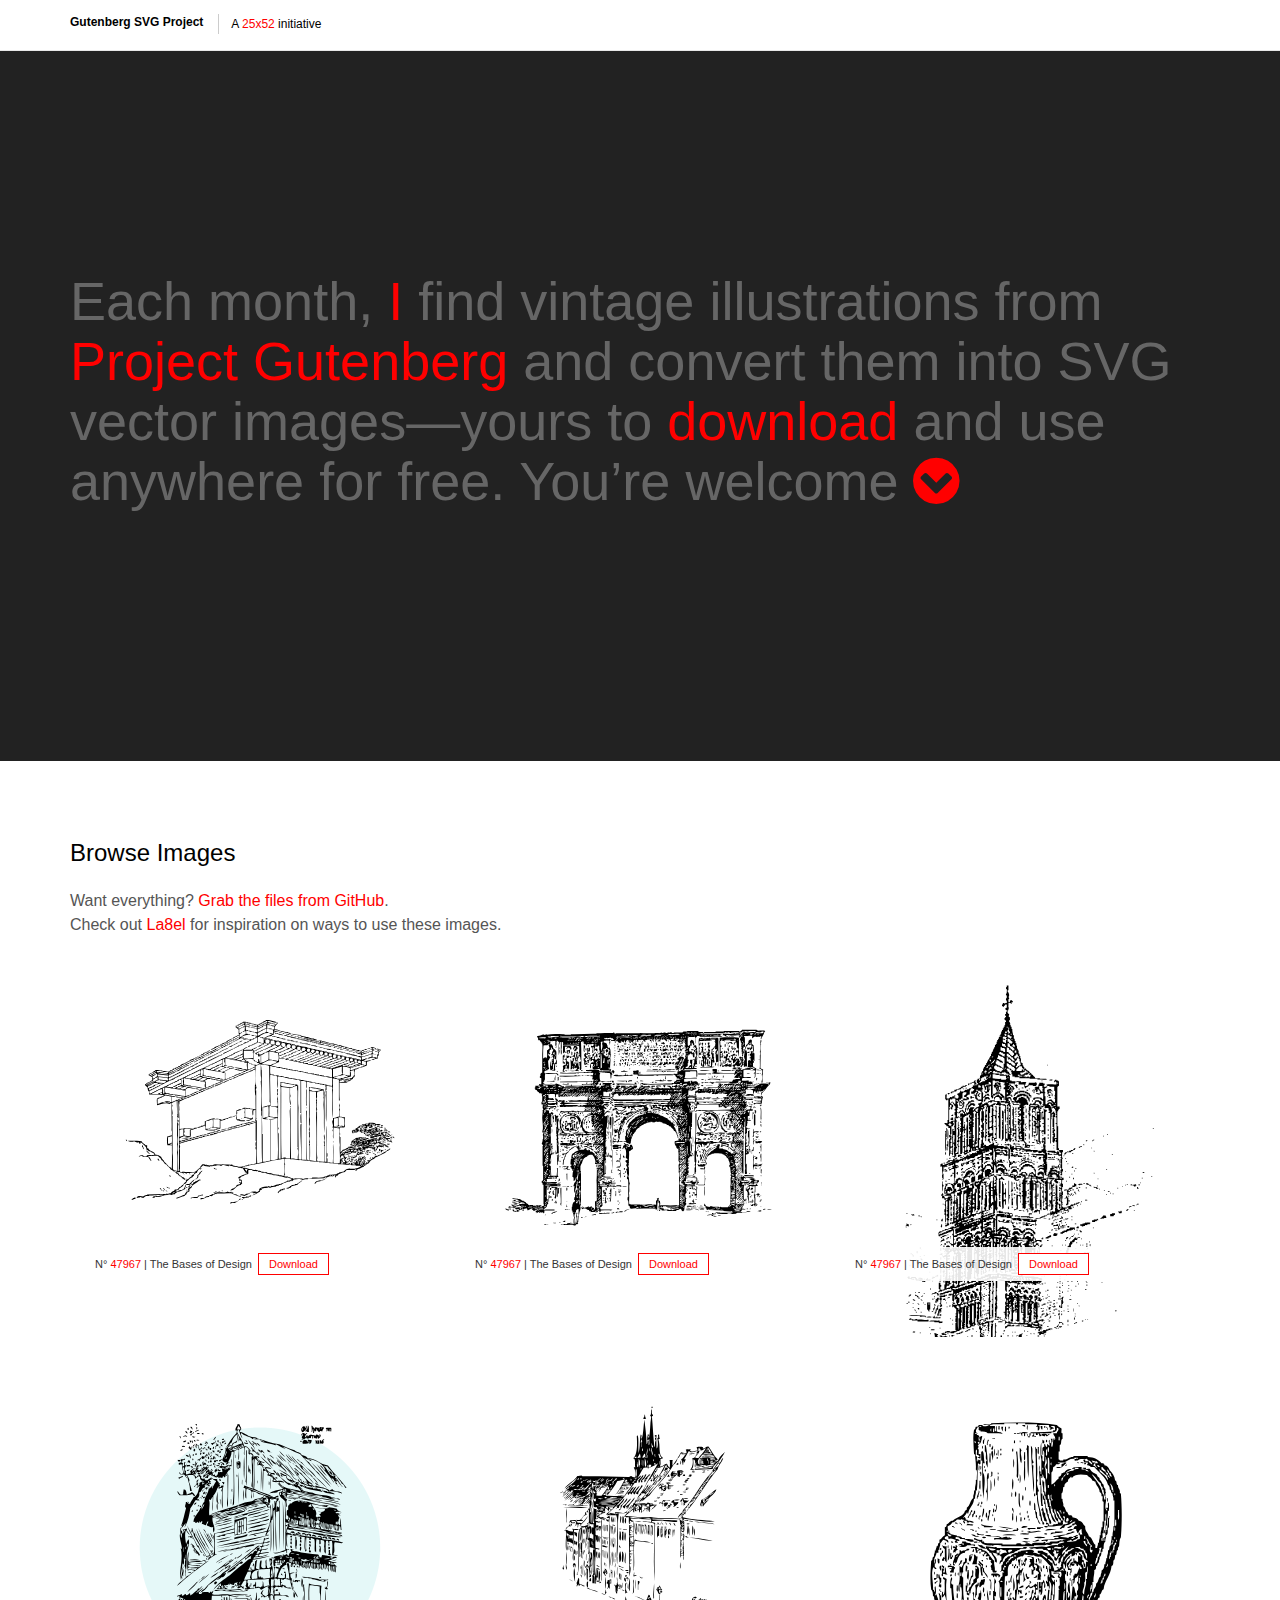
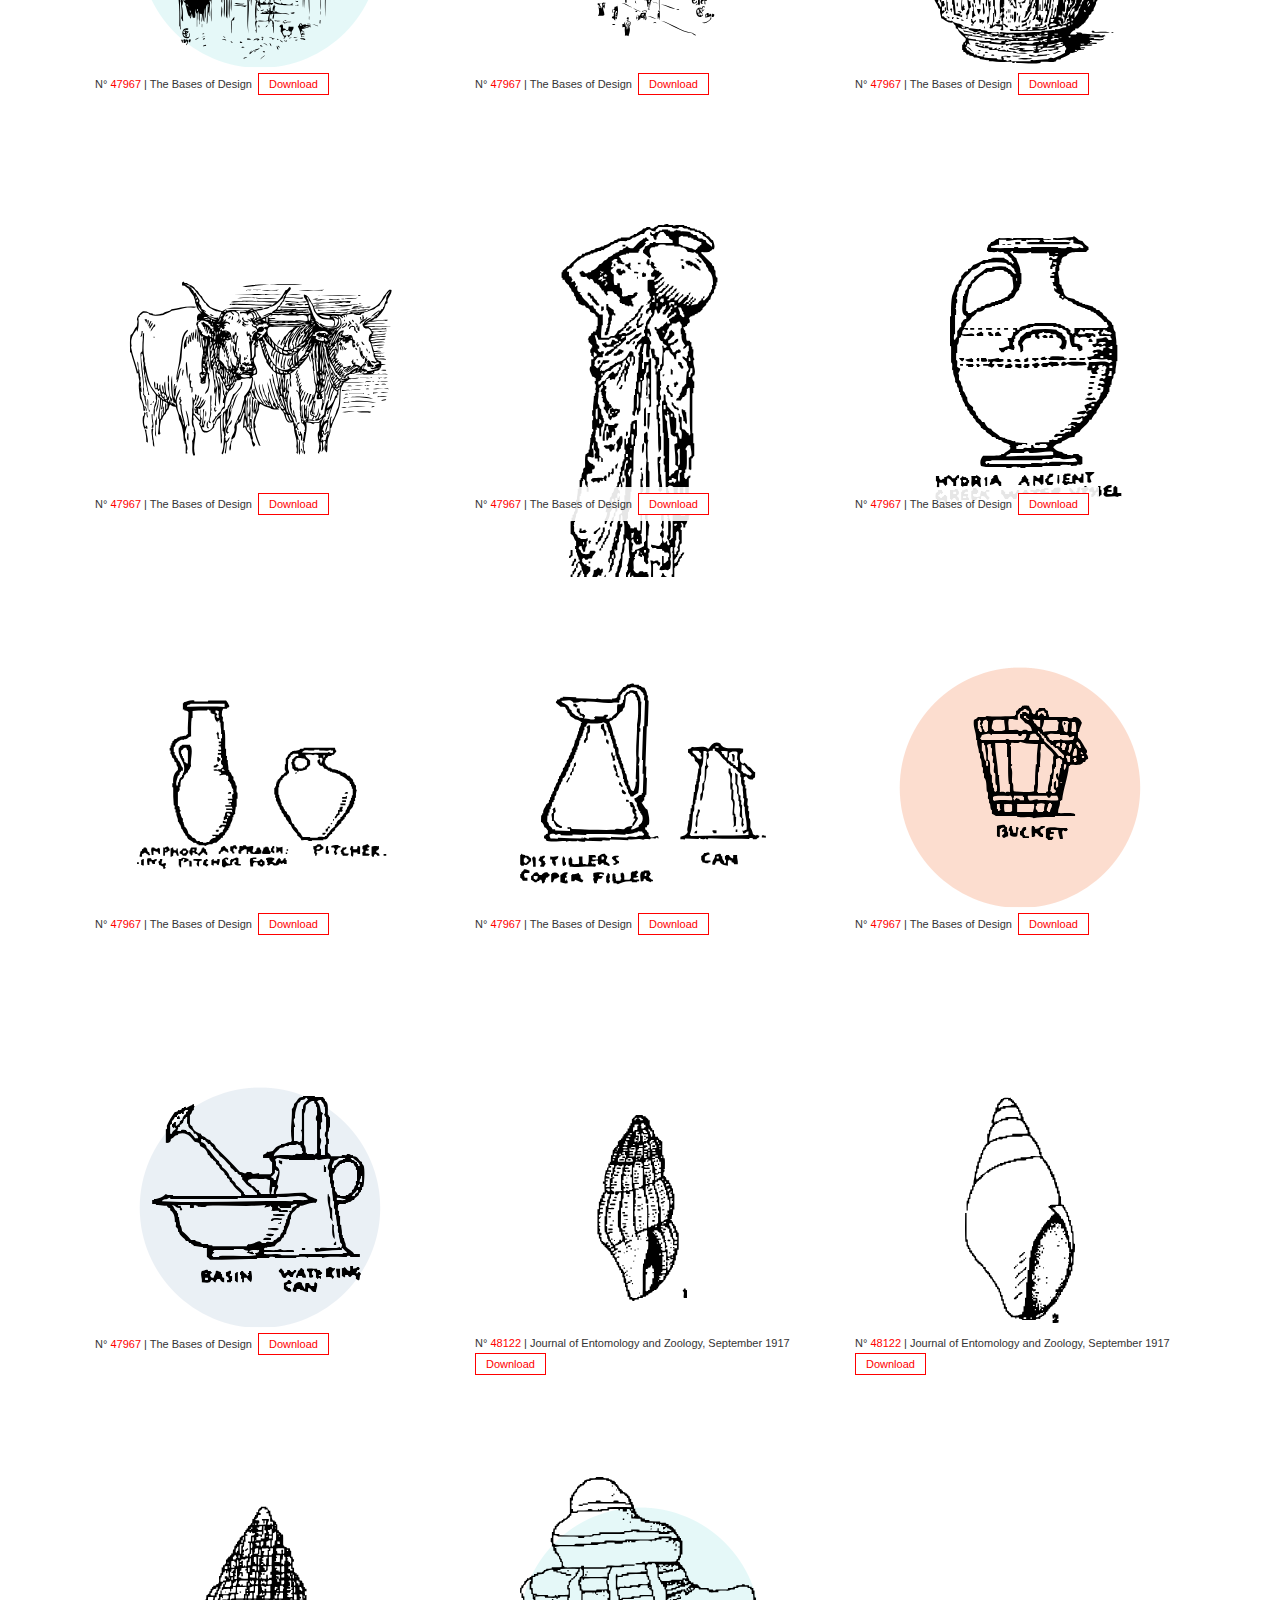
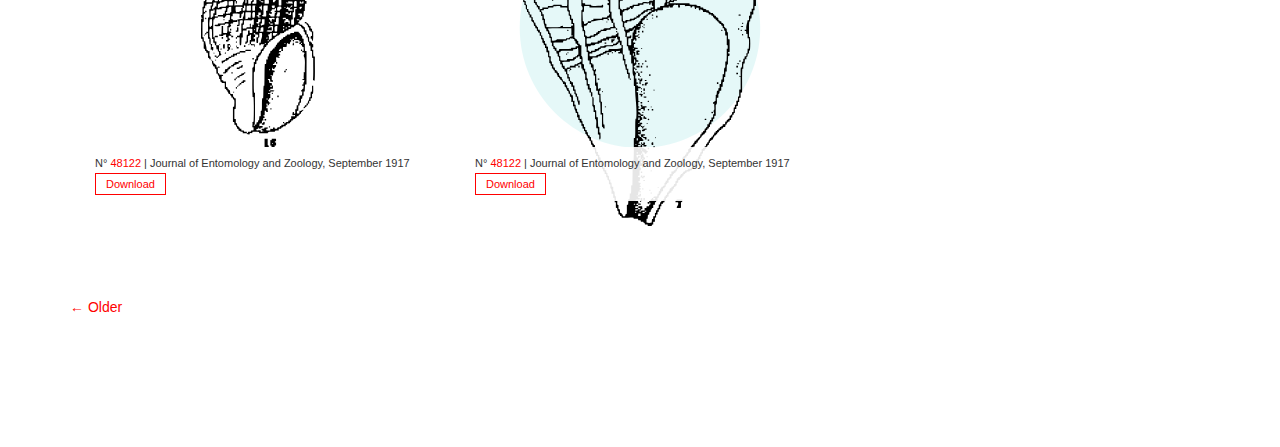
<file: index.html>
<!DOCTYPE html>
<html lang="en">
  <head>
    <meta charset="utf-8">
    <meta http-equiv="X-UA-Compatible" content="IE=edge">
    <meta name="viewport" content="width=device-width, initial-scale=1">
    <title>Project Gutenberg SVG Project</title>

    <link href="css/bootstrap.min.css" rel="stylesheet">
    <link href="//maxcdn.bootstrapcdn.com/font-awesome/4.2.0/css/font-awesome.min.css" rel="stylesheet">
    <link href="css/gutenberg-svg.css" rel="stylesheet">

    <!-- HTML5 Shim and Respond.js IE8 support of HTML5 elements and media queries -->
    <!-- WARNING: Respond.js doesn't work if you view the page via file:// -->
    <!--[if lt IE 9]>
      <script src="https://oss.maxcdn.com/html5shiv/3.7.2/html5shiv.min.js"></script>
      <script src="https://oss.maxcdn.com/respond/1.4.2/respond.min.js"></script>
    <![endif]-->
  </head>
  <body id="guten-graphics">

    <div class="navbar navbar-default navbar-static-top" role="navigation">
      <div class="container">
        <div class="navbar-header">
          <a class="navbar-brand" href="#">Gutenberg SVG Project</a> <span class="sub-brand pull-left"> A <a href="https://25x52.site" target="_blank">25x52</a> initiative</span>
        </div>

      </div>
    </div>

    <div class="container-fluid">
		<div class="jumbotron">
			<div class="container">

				<h1>Each month, <a href="https://twitter.com/femmebot" target="_blank">I</a> find vintage illustrations from <a href="http://www.gutenberg.org" target="_blank">Project Gutenberg</a> and convert them into SVG vector images&mdash;yours to <a href="#browse">download</a> and use anywhere for free. You&rsquo;re welcome <a href="#browse"><i class="fa fa-chevron-circle-down"></i></a> </h1>

				<!-- <form role="form" action="https://tinyletter.com/Gutenberg_SVG" method="post" target="popupwindow" onsubmit="window.open('https://tinyletter.com/Gutenberg_SVG', 'popupwindow', 'scrollbars=yes,width=800,height=600');return true">
					<p><label for="tlemail" class="control-label">Get monthly updates</label></p>
					<p class="col-sm-6 subscribe"><input type="text" class="form-control" name="email" id="tlemail" placeholder="Email"></p>
					<p><input type="hidden" value="1" name="embed"/><input type="submit" value="Subscribe" class="btn btn-default btn-primary"/></p>
					<p><a href="https://tinyletter.com" target="_blank" class="tinytype">powered by TinyLetter</a></p>
				</form> -->
		     </div>
		 </div><!-- /jumbotron -->

		<div class="container">

		    <div id="browse" class="row collection">
		      <h2>Browse Images</h2>
		      <p class="primary">Want everything? <a href="https://github.com/femmebot/Gutenberg-SVG" target="_blank">Grab the files from GitHub</a>. <br />Check out <a href="http://femmebot.github.io/label/" target="_blank">La8el</a> for inspiration on ways to use these images.</p>

          <div class="col-xs-12 col-sm-6 col-md-4">
            <div class="card-illo">
              <img src="images/i_025.svg" alt="i_025.svg">
            </div>
            <p class="caption-overlay">N° <a href="http://www.gutenberg.org/ebooks/47967" target="_blank">47967</a> | The Bases of Design &nbsp;<a href="images/i_025.svg" target="_blank"  class="btn-simple"> Download </a></p>
          </div>

          <div class="col-xs-12 col-sm-6 col-md-4">
            <div class="card-illo">
              <img src="images/i_037.svg" alt="i_037.svg">
            </div>
            <p class="caption-overlay">N° <a href="http://www.gutenberg.org/ebooks/47967" target="_blank">47967</a> | The Bases of Design &nbsp;<a href="images/i_037.svg" target="_blank"  class="btn-simple"> Download </a></p>
          </div>

          <div class="col-xs-12 col-sm-6 col-md-4">
            <div class="card-illo">
              <img src="images/i_045.svg" alt="i_045.svg">
            </div>
            <p class="caption-overlay">N° <a href="http://www.gutenberg.org/ebooks/47967" target="_blank">47967</a> | The Bases of Design &nbsp;<a href="images/i_045.svg" target="_blank"  class="btn-simple"> Download </a></p>
          </div>

          <div class="col-xs-12 col-sm-6 col-md-4">
            <div class="card-illo aqua">
              <img src="images/i_206.svg" alt="i_206.svg">
            </div>
            <p class="caption-overlay">N° <a href="http://www.gutenberg.org/ebooks/47967" target="_blank">47967</a> | The Bases of Design &nbsp;<a href="images/i_206.svg" target="_blank"  class="btn-simple"> Download </a></p>
          </div>

          <div class="col-xs-12 col-sm-6 col-md-4">
            <div class="card-illo">
              <img src="images/i_207.svg" alt="i_207.svg">
            </div>
            <p class="caption-overlay">N° <a href="http://www.gutenberg.org/ebooks/47967" target="_blank">47967</a> | The Bases of Design &nbsp;<a href="images/i_207.svg" target="_blank"  class="btn-simple"> Download </a></p>
          </div>

          <div class="col-xs-12 col-sm-6 col-md-4">
            <div class="card-illo">
              <img src="images/i_105a.svg" alt="i_105a.svg">
            </div>
            <p class="caption-overlay">N° <a href="http://www.gutenberg.org/ebooks/47967" target="_blank">47967</a> | The Bases of Design &nbsp;<a href="images/i_105a.svg" target="_blank"  class="btn-simple"> Download </a></p>
          </div>

          <div class="col-xs-12 col-sm-6 col-md-4">
            <div class="card-illo">
              <img src="images/i_073b.svg" alt="i_073b.svg">
            </div>
            <p class="caption-overlay">N° <a href="http://www.gutenberg.org/ebooks/47967" target="_blank">47967</a> | The Bases of Design &nbsp;<a href="images/i_073b.svg" target="_blank"  class="btn-simple"> Download </a></p>
          </div>

          <div class="col-xs-12 col-sm-6 col-md-4">
            <div class="card-illo">
              <img src="images/i_099-1.svg" alt="i_099-1.svg">
            </div>
            <p class="caption-overlay">N° <a href="http://www.gutenberg.org/ebooks/47967" target="_blank">47967</a> | The Bases of Design &nbsp;<a href="images/i_099-1.svg" target="_blank"  class="btn-simple"> Download </a></p>
          </div>

          <div class="col-xs-12 col-sm-6 col-md-4">
            <div class="card-illo">
              <img src="images/i_099-2.svg" alt="i_099-2.svg">
            </div>
            <p class="caption-overlay">N° <a href="http://www.gutenberg.org/ebooks/47967" target="_blank">47967</a> | The Bases of Design &nbsp;<a href="images/i_099-2.svg" target="_blank"  class="btn-simple"> Download </a></p>
          </div>


          <div class="col-xs-12 col-sm-6 col-md-4">
            <div class="card-illo">
              <img src="images/i_099-3.svg" alt="i_099-3.svg">
            </div>
            <p class="caption-overlay">N° <a href="http://www.gutenberg.org/ebooks/47967" target="_blank">47967</a> | The Bases of Design &nbsp;<a href="images/i_099-3.svg" target="_blank"  class="btn-simple"> Download </a></p>
          </div>

          <div class="col-xs-12 col-sm-6 col-md-4">
            <div class="card-illo">
              <img src="images/i_099-4.svg" alt="i_099-4.svg">
            </div>
            <p class="caption-overlay">N° <a href="http://www.gutenberg.org/ebooks/47967" target="_blank">47967</a> | The Bases of Design &nbsp;<a href="images/i_099-4.svg" target="_blank"  class="btn-simple"> Download </a></p>
          </div>

          <div class="col-xs-12 col-sm-6 col-md-4">
            <div class="card-illo orange">
              <img src="images/i_099-5.svg" alt="i_099-5.svg">
            </div>
            <p class="caption-overlay">N° <a href="http://www.gutenberg.org/ebooks/47967" target="_blank">47967</a> | The Bases of Design &nbsp;<a href="images/i_099-5.svg" target="_blank"  class="btn-simple"> Download </a></p>
          </div>

          <div class="col-xs-12 col-sm-6 col-md-4">
            <div class="card-illo grey">
              <img src="images/i_099-6.svg" alt="i_099-6.svg">
            </div>
            <p class="caption-overlay">N° <a href="http://www.gutenberg.org/ebooks/47967" target="_blank">47967</a> | The Bases of Design &nbsp;<a href="images/i_099-6.svg" target="_blank"  class="btn-simple"> Download </a></p>
          </div>


          <div class="col-xs-12 col-sm-6 col-md-4">
            <div class="card-illo">
              <img src="images/plate_5-1.svg" alt="plate_5-1.svg">
            </div>
            <p class="caption-overlay">N° <a href="http://www.gutenberg.org/ebooks/48122" target="_blank">48122</a> | Journal of Entomology and Zoology, September 1917 &nbsp;<a href="images/plate_5-1.svg" target="_blank"  class="btn-simple"> Download </a></p>
          </div>

          <div class="col-xs-12 col-sm-6 col-md-4">
            <div class="card-illo">
              <img src="images/plate_5-2.svg" alt="plate_5-2.svg">
            </div>
            <p class="caption-overlay">N° <a href="http://www.gutenberg.org/ebooks/48122" target="_blank">48122</a> | Journal of Entomology and Zoology, September 1917 &nbsp;<a href="images/plate_5-2.svg" target="_blank"  class="btn-simple"> Download </a></p>
          </div>

          <div class="col-xs-12 col-sm-6 col-md-4">
            <div class="card-illo">
              <img src="images/plate_5-18.svg" alt="plate_5-18.svg">
            </div>
            <p class="caption-overlay">N° <a href="http://www.gutenberg.org/ebooks/48122" target="_blank">48122</a> | Journal of Entomology and Zoology, September 1917 &nbsp;<a href="images/plate_5-18.svg" target="_blank"  class="btn-simple"> Download </a></p>
          </div>

          <div class="col-xs-12 col-sm-6 col-md-4">
            <div class="card-illo aqua">
              <img src="images/plate_5-7.svg" alt="plate_5-7.svg">
            </div>
            <p class="caption-overlay">N° <a href="http://www.gutenberg.org/ebooks/48122" target="_blank">48122</a> | Journal of Entomology and Zoology, September 1917 &nbsp;<a href="images/plate_5-7.svg" target="_blank"  class="btn-simple"> Download </a></p>
          </div>


		    </div><!-- /row -->
		    <p><a href="01-2015/index.html#browse">&larr; Older</a></p>
		</div><!-- /container -->
    </div><!-- /container-fluid -->

    <!-- jQuery (necessary for Bootstrap's JavaScript plugins) -->
    <script src="https://ajax.googleapis.com/ajax/libs/jquery/1.11.1/jquery.min.js"></script>
    <!-- Include all compiled plugins (below), or include individual files as needed -->
    <script src="js/bootstrap.min.js"></script>

    <script src="js/scroller.js"></script>

    <script>
      (function(i,s,o,g,r,a,m){i['GoogleAnalyticsObject']=r;i[r]=i[r]||function(){
      (i[r].q=i[r].q||[]).push(arguments)},i[r].l=1*new Date();a=s.createElement(o),
      m=s.getElementsByTagName(o)[0];a.async=1;a.src=g;m.parentNode.insertBefore(a,m)
      })(window,document,'script','//www.google-analytics.com/analytics.js','ga');

      ga('create', 'UA-51931-5', 'auto');
      ga('send', 'pageview');

    </script>

  </body>
</html>
</file>
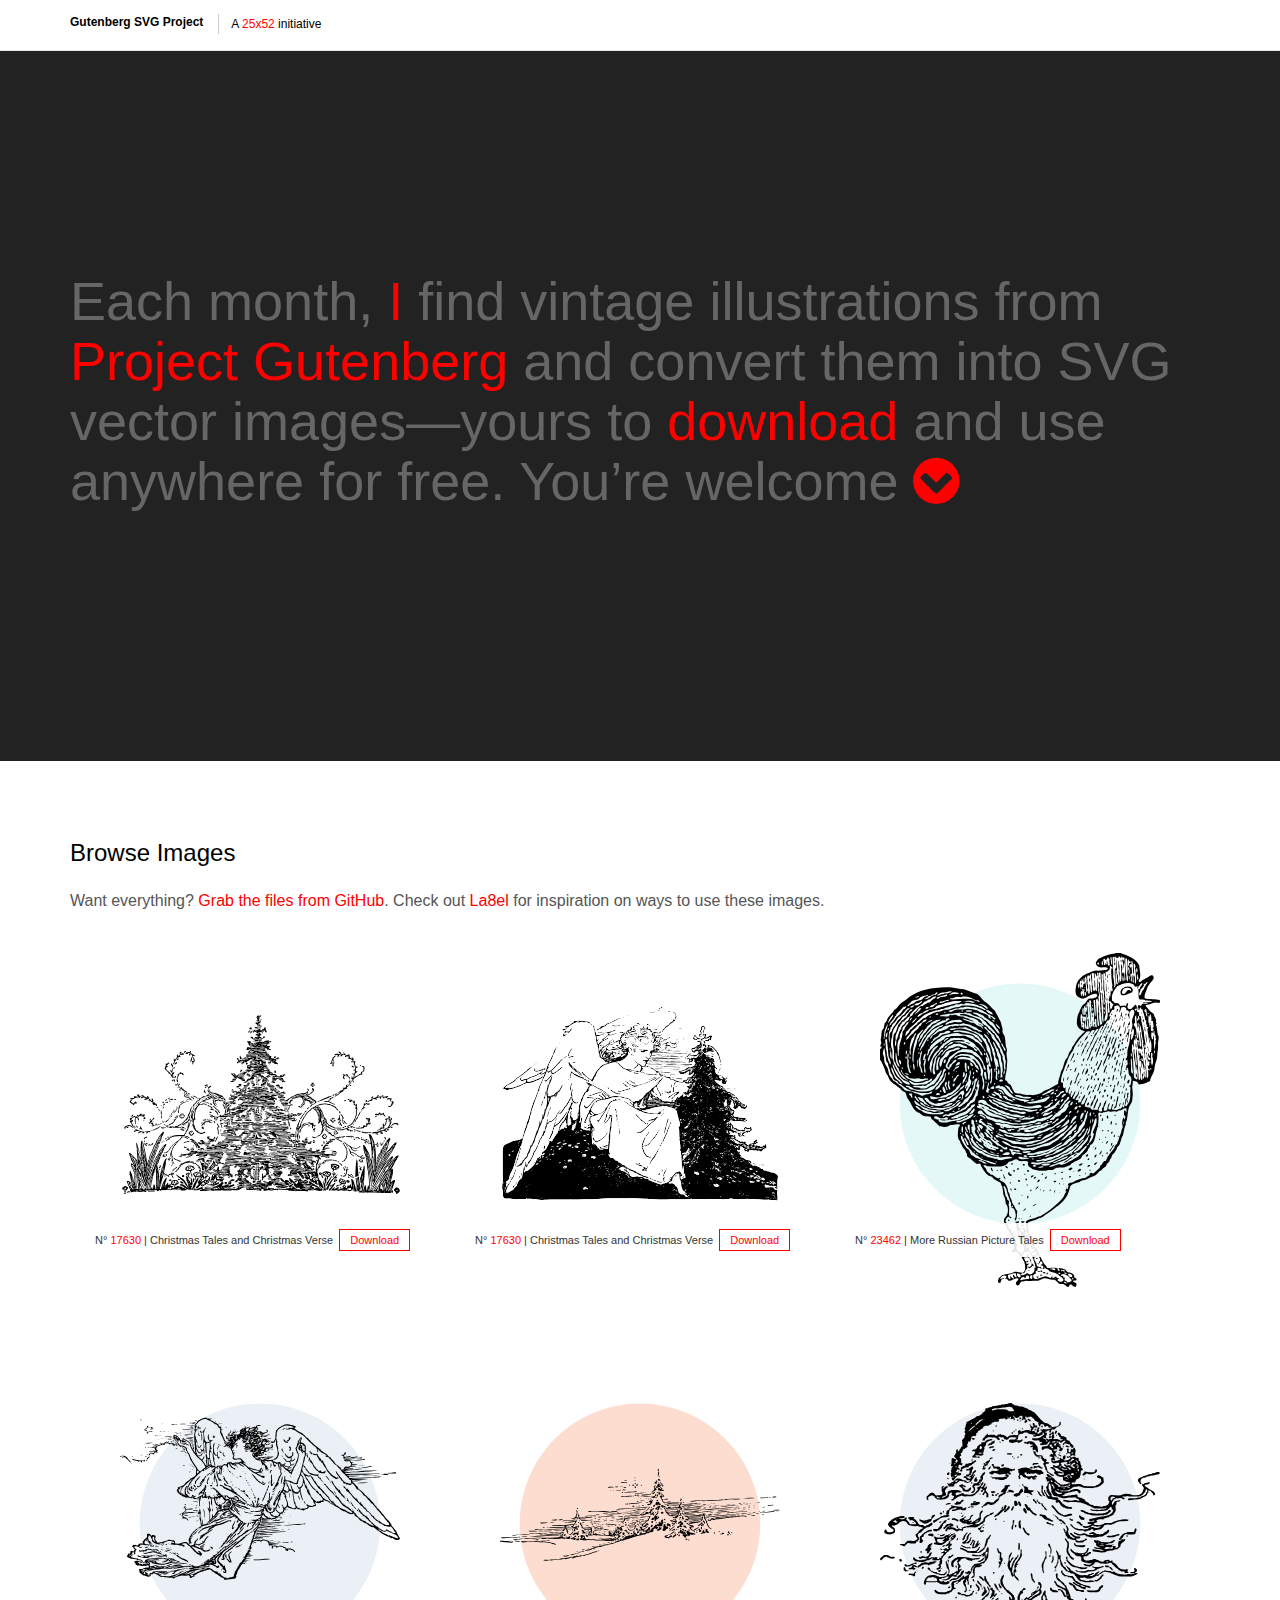
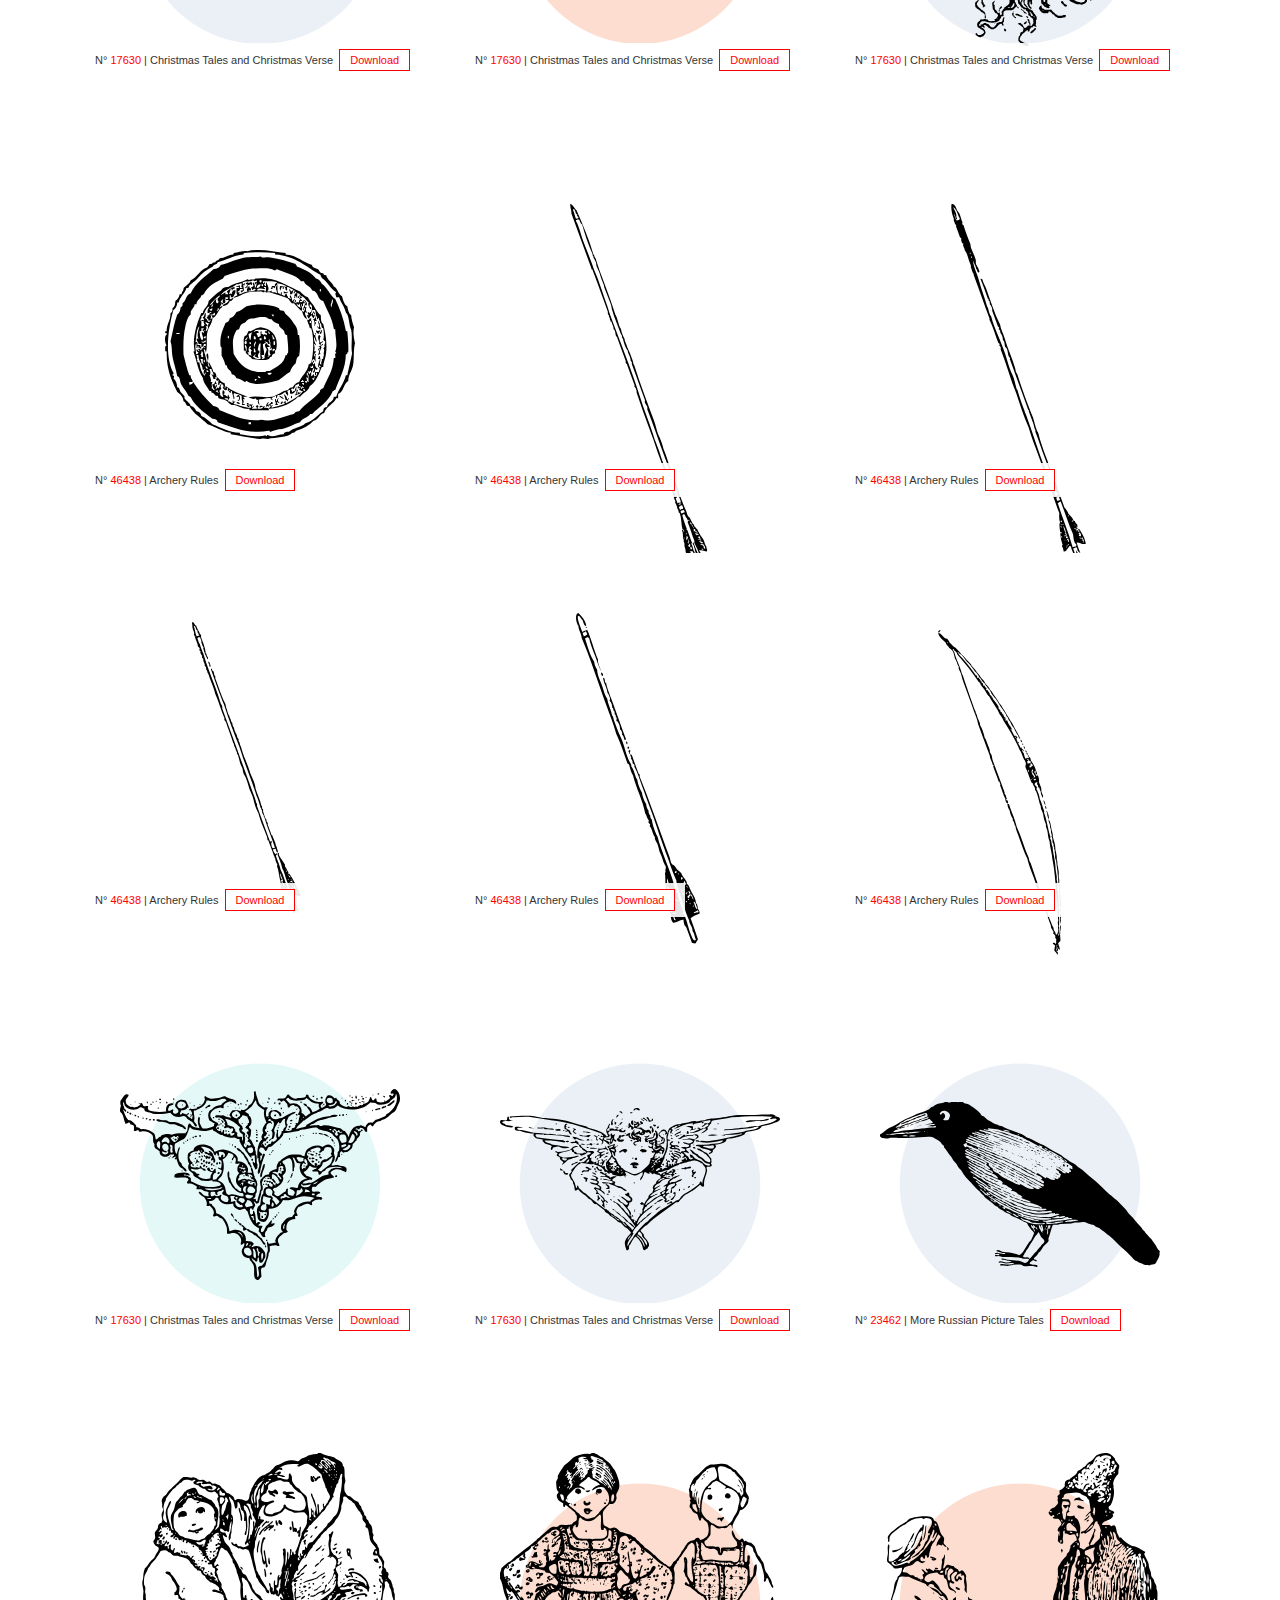
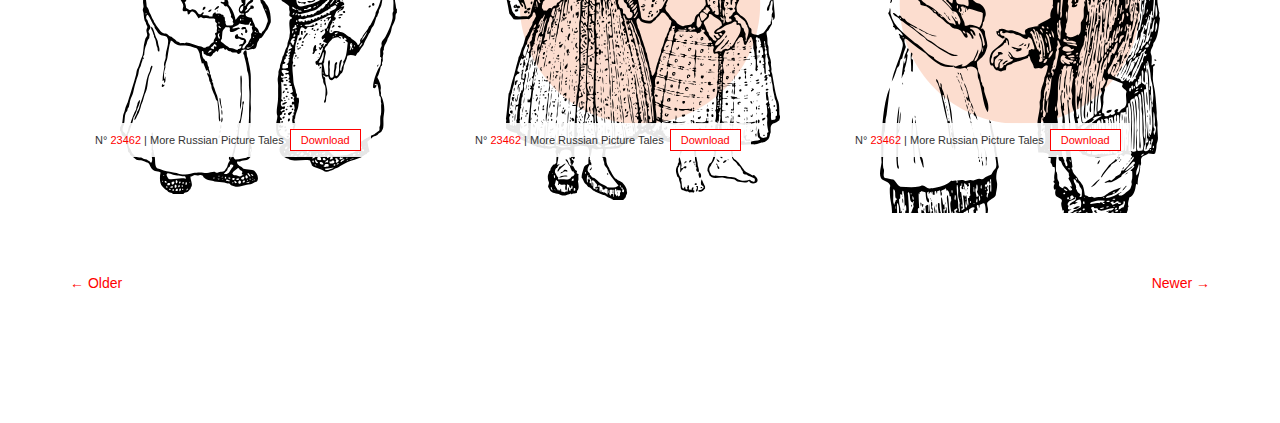
<file: 12-2014/index.html>
<!DOCTYPE html>
<html lang="en">
  <head>
    <meta charset="utf-8">
    <meta http-equiv="X-UA-Compatible" content="IE=edge">
    <meta name="viewport" content="width=device-width, initial-scale=1">
    <title>Project Gutenberg SVG Project</title>

    <link href="../css/bootstrap.min.css" rel="stylesheet">
    <link href="//maxcdn.bootstrapcdn.com/font-awesome/4.2.0/css/font-awesome.min.css" rel="stylesheet">
    <link href="../css/gutenberg-svg.css" rel="stylesheet">

    <!-- HTML5 Shim and Respond.js IE8 support of HTML5 elements and media queries -->
    <!-- WARNING: Respond.js doesn't work if you view the page via file:// -->
    <!--[if lt IE 9]>
      <script src="https://oss.maxcdn.com/html5shiv/3.7.2/html5shiv.min.js"></script>
      <script src="https://oss.maxcdn.com/respond/1.4.2/respond.min.js"></script>
    <![endif]-->
  </head>
  <body id="guten-graphics">

    <div class="navbar navbar-default navbar-static-top" role="navigation">
      <div class="container">
        <div class="navbar-header">
          <a class="navbar-brand" href="#">Gutenberg SVG Project</a> <span class="sub-brand pull-left"> A <a href="https://25x52.site" target="_blank">25x52</a> initiative</span>
        </div>

      </div>
    </div>

    <div class="container-fluid">
		<div class="jumbotron">
			<div class="container">

				<h1>Each month, <a href="https://twitter.com/femmebot" target="_blank">I</a> find vintage illustrations from <a href="http://www.gutenberg.org" target="_blank">Project Gutenberg</a> and convert them into SVG vector images&mdash;yours to <a href="#browse">download</a> and use anywhere for free. You&rsquo;re welcome <a href="#browse"><i class="fa fa-chevron-circle-down"></i></a> </h1>

				<!-- <form role="form" action="https://tinyletter.com/Gutenberg_SVG" method="post" target="popupwindow" onsubmit="window.open('https://tinyletter.com/Gutenberg_SVG', 'popupwindow', 'scrollbars=yes,width=800,height=600');return true">
					<p><label for="tlemail" class="control-label">Get monthly updates</label></p>
					<p class="col-sm-6 subscribe"><input type="text" class="form-control" name="email" id="tlemail" placeholder="Email"></p>
					<p><input type="hidden" value="1" name="embed"/><input type="submit" value="Subscribe" class="btn btn-default btn-primary"/></p>
					<p><a href="https://tinyletter.com" target="_blank" class="tinytype">powered by TinyLetter</a></p>
				</form> -->
		     </div>
		 </div><!-- /jumbotron -->

		<div class="container">

		    <div id="browse" class="row collection">
		      <h2>Browse Images</h2>
		      <p class="primary">Want everything? <a href="https://github.com/femmebot/Gutenberg-SVG" target="_blank">Grab the files from GitHub</a>. Check out <a href="http://femmebot.github.io/label/" target="_blank">La8el</a> for inspiration on ways to use these images.</p>

          <div class="col-xs-12 col-sm-6 col-md-4">
            <div class="card-illo">
              <img src="images/image_41.svg" alt="image_41.svg">
            </div>
            <p class="caption-overlay">N° <a href="http://www.gutenberg.org/ebooks/17630" target="_blank">17630</a> | Christmas Tales and Christmas Verse &nbsp;<a href="images/image_41.svg" target="_blank"  class="btn-simple"> Download </a></p>
          </div>

          <div class="col-xs-12 col-sm-6 col-md-4">
            <div class="card-illo">
              <img src="images/image_42.svg" alt="image_42.svg">
            </div>
            <p class="caption-overlay">N° <a href="http://www.gutenberg.org/ebooks/17630" target="_blank">17630</a> | Christmas Tales and Christmas Verse &nbsp;<a href="images/image_42.svg" target="_blank"  class="btn-simple"> Download </a></p>
          </div>

          <div class="col-xs-12 col-sm-6 col-md-4">
            <div class="card-illo aqua">
              <img src="images/illus-0019-1.svg" alt="illus-0019-1.svg">
            </div>
            <p class="caption-overlay">N° <a href="http://www.gutenberg.org/ebooks/23462" target="_blank">23462</a> | More Russian Picture Tales &nbsp;<a href="images/illus-0019-1.svg" target="_blank"  class="btn-simple"> Download </a></p>
          </div>

          <div class="col-xs-12 col-sm-6 col-md-4">
            <div class="card-illo grey">
              <img src="images/image_33.svg" alt="image_33.svg">
            </div>
            <p class="caption-overlay">N° <a href="http://www.gutenberg.org/ebooks/17630" target="_blank">17630</a> | Christmas Tales and Christmas Verse &nbsp;<a href="images/image_33.svg" target="_blank"  class="btn-simple"> Download </a></p>
          </div>

          <div class="col-xs-12 col-sm-6 col-md-4">
            <div class="card-illo orange">
              <img src="images/image_25.svg" alt="image_25.svg">
            </div>
            <p class="caption-overlay">N° <a href="http://www.gutenberg.org/ebooks/17630" target="_blank">17630</a> | Christmas Tales and Christmas Verse &nbsp;<a href="images/image_25.svg" target="_blank"  class="btn-simple"> Download </a></p>
          </div>

          <div class="col-xs-12 col-sm-6 col-md-4">
            <div class="card-illo grey">
              <img src="images/image_14.svg" alt="image_14.svg">
            </div>
            <p class="caption-overlay">N° <a href="http://www.gutenberg.org/ebooks/17630" target="_blank">17630</a> | Christmas Tales and Christmas Verse &nbsp;<a href="images/image_14.svg" target="_blank"  class="btn-simple"> Download </a></p>
          </div>

          <div class="col-xs-12 col-sm-6 col-md-4">
            <div class="card-illo">
              <img src="images/009.svg" alt="009.svg">
            </div>
            <p class="caption-overlay">N° <a href="http://www.gutenberg.org/ebooks/46438" target="_blank">46438</a> | Archery Rules &nbsp;<a href="images/009.svg" target="_blank"  class="btn-simple"> Download </a></p>
          </div>

          <div class="col-xs-12 col-sm-6 col-md-4">
            <div class="card-illo">
              <img src="images/003-a.svg" alt="003-a.svg">
            </div>
            <p class="caption-overlay">N° <a href="http://www.gutenberg.org/ebooks/46438" target="_blank">46438</a> | Archery Rules &nbsp;<a href="images/003-a.svg" target="_blank"  class="btn-simple"> Download </a></p>
          </div>

          <div class="col-xs-12 col-sm-6 col-md-4">
            <div class="card-illo">
              <img src="images/003-b.svg" alt="003-b.svg">
            </div>
            <p class="caption-overlay">N° <a href="http://www.gutenberg.org/ebooks/46438" target="_blank">46438</a> | Archery Rules &nbsp;<a href="images/003-b.svg" target="_blank"  class="btn-simple"> Download </a></p>
          </div>

          <div class="col-xs-12 col-sm-6 col-md-4">
            <div class="card-illo">
              <img src="images/003-c.svg" alt="003-c.svg">
            </div>
            <p class="caption-overlay">N° <a href="http://www.gutenberg.org/ebooks/46438" target="_blank">46438</a> | Archery Rules &nbsp;<a href="images/003-c.svg" target="_blank"  class="btn-simple"> Download </a></p>
          </div>

          <div class="col-xs-12 col-sm-6 col-md-4">
            <div class="card-illo">
              <img src="images/003-d.svg" alt="003-d.svg">
            </div>
            <p class="caption-overlay">N° <a href="http://www.gutenberg.org/ebooks/46438" target="_blank">46438</a> | Archery Rules &nbsp;<a href="images/003-d.svg" target="_blank"  class="btn-simple"> Download </a></p>
          </div>

          <div class="col-xs-12 col-sm-6 col-md-4">
            <div class="card-illo">
              <img src="images/002.svg" alt="002.svg">
            </div>
            <p class="caption-overlay">N° <a href="http://www.gutenberg.org/ebooks/46438" target="_blank">46438</a> | Archery Rules &nbsp;<a href="images/002.svg" target="_blank"  class="btn-simple"> Download </a></p>
          </div>

          <div class="col-xs-12 col-sm-6 col-md-4">
            <div class="card-illo aqua">
              <img src="images/image_06.svg" alt="image_06.svg">
            </div>
            <p class="caption-overlay">N° <a href="http://www.gutenberg.org/ebooks/17630" target="_blank">17630</a> | Christmas Tales and Christmas Verse &nbsp;<a href="images/image_06.svg" target="_blank"  class="btn-simple"> Download </a></p>
          </div>

          <div class="col-xs-12 col-sm-6 col-md-4">
            <div class="card-illo grey">
              <img src="images/image_05.svg" alt="image_05.svg">
            </div>
            <p class="caption-overlay">N° <a href="http://www.gutenberg.org/ebooks/17630" target="_blank">17630</a> | Christmas Tales and Christmas Verse &nbsp;<a href="images/image_05.svg" target="_blank"  class="btn-simple"> Download </a></p>
          </div>

          <div class="col-xs-12 col-sm-6 col-md-4">
            <div class="card-illo grey">
              <img src="images/illus-0112-1.svg" alt="illus-0112-1.svg">
            </div>
            <p class="caption-overlay">N° <a href="http://www.gutenberg.org/ebooks/23462" target="_blank">23462</a> | More Russian Picture Tales &nbsp;<a href="images/illus-0112-1.svg" target="_blank"  class="btn-simple"> Download </a></p>
          </div>

          <div class="col-xs-12 col-sm-6 col-md-4">
            <div class="card-illo">
              <img src="images/illus-0067-1.svg" alt="illus-0067-1.svg">
            </div>
            <p class="caption-overlay">N° <a href="http://www.gutenberg.org/ebooks/23462" target="_blank">23462</a> | More Russian Picture Tales &nbsp;<a href="images/illus-0067-1.svg" target="_blank"  class="btn-simple"> Download </a></p>
          </div>

          <div class="col-xs-12 col-sm-6 col-md-4">
            <div class="card-illo orange">
              <img src="images/illus-0062-1.svg" alt="illus-0062-1.svg">
            </div>
            <p class="caption-overlay">N° <a href="http://www.gutenberg.org/ebooks/23462" target="_blank">23462</a> | More Russian Picture Tales &nbsp;<a href="images/illus-0062-1.svg" target="_blank"  class="btn-simple"> Download </a></p>
          </div>

          <div class="col-xs-12 col-sm-6 col-md-4">
            <div class="card-illo orange">
              <img src="images/illus-0020-2.svg" alt="illus-0020-2.svg">
            </div>
            <p class="caption-overlay">N° <a href="http://www.gutenberg.org/ebooks/23462" target="_blank">23462</a> | More Russian Picture Tales &nbsp;<a href="images/illus-0020-2.svg" target="_blank"  class="btn-simple"> Download </a></p>
          </div>

		    </div><!-- /row -->

        <p><a href="../11-2014/index.html#browse">&larr; Older</a><a href="../index.html#browse" class="pull-right">Newer &rarr;</a></p>
        <!-- <p><a href="11-2014/index.html#browse">&larr; Older</a></p> -->
		</div><!-- /container -->
    </div><!-- /container-fluid -->

    <!-- jQuery (necessary for Bootstrap's JavaScript plugins) -->
    <script src="https://ajax.googleapis.com/ajax/libs/jquery/1.11.1/jquery.min.js"></script>
    <!-- Include all compiled plugins (below), or include individual files as needed -->
    <script src="../js/bootstrap.min.js"></script>

    <script src="../js/scroller.js"></script>

    <script>
      (function(i,s,o,g,r,a,m){i['GoogleAnalyticsObject']=r;i[r]=i[r]||function(){
      (i[r].q=i[r].q||[]).push(arguments)},i[r].l=1*new Date();a=s.createElement(o),
      m=s.getElementsByTagName(o)[0];a.async=1;a.src=g;m.parentNode.insertBefore(a,m)
      })(window,document,'script','//www.google-analytics.com/analytics.js','ga');

      ga('create', 'UA-51931-5', 'auto');
      ga('send', 'pageview');

    </script>

  </body>
</html>
</file>
<file: css/gutenberg-svg.css>
#guten-graphics { padding: 0 0 120px; /*background-color: #fffaf7;*/ }
#guten-graphics .container-fluid { padding: 0 ; }
#guten-graphics .jumbotron { background-color: #222; padding-top: 160px; padding-bottom: 240px; }
#guten-graphics .navbar.navbar-default { font: 12px 'Helvetica Neue', 'Helvetica', Arial; color: #000; background-color: #fff; margin-bottom: 0; }
#guten-graphics .navbar-brand { font: bold 12px 'Helvetica Neue', 'Helvetica', Arial; color: #000; }
#guten-graphics .sub-brand { font: 12px/20px 'Helvetica Neue', 'Helvetica', Arial; padding: 0 0 0 12px; border-left: 1px solid #ccc; margin-top: 14px; display: inline-block; }
#guten-graphics h1, #guten-graphics h2 { font: 300 54px/60px 'Helvetica Neue', Helvetica, Arial; color: #666; }
#guten-graphics h1 {  margin-top: 60px;  }
#guten-graphics a { color: #f00; }
#guten-graphics .jumbotron a { color: #f00; }
#guten-graphics .jumbotron .tinytype { color: #555; }

#guten-graphics .container .collection { margin: 30px 0; }
#guten-graphics .container .collection h2 { font: 24px/24px 'Helvetica Neue', Helvetica, Arial; color: #000; margin-bottom: 24px; }
#guten-graphics .container .collection p { font: 11px/20px 'Helvetica Neue', Helvetica, Arial; }
#guten-graphics .container .collection p.primary { font: 400 16px/24px 'Helvetica Neue', Helvetica, Arial; color: #555; }
#guten-graphics .container .collection p a { color: #f00; }
#guten-graphics .container .collection p a.btn-simple { display: inline-block; padding: 0 10px; background-color: #fff; border: 1px solid #f00; }
#guten-graphics .container .collection p a:hover.btn-simple { text-decoration: none; }
#guten-graphics .container .collection p.lede { font: 15px/30px 'Helvetica Neue', Helvetica, Arial; }
#guten-graphics .spot-illo { background-color: #d8e8e8; overflow: visible; width: 180px; height: 180px; border-radius: 90px; margin: 60px auto; text-align: center; }
#guten-graphics .spot-illo img { max-width: 140px; padding: 20px; margin: 0 auto; }
#guten-graphics .spot-illo.wide { background-color: #cdd; line-height: 180px; }
#guten-graphics .spot-illo.wide img { max-width: 180px; padding: 20px 0; margin: 0 auto; }
#guten-graphics .card-illo { width: 300px; height: 360px; overflow: hidden; margin: 30px auto; line-height: 300px; text-align: center; position: relative; }
#guten-graphics .card-illo.orange { background: url(../images-core/bg-orange.png) no-repeat; }
#guten-graphics .card-illo.aqua { background: url(../images-core/bg-aqua.png) no-repeat; }
#guten-graphics .card-illo.grey { background: url(../images-core/bg-grey.png) no-repeat; }
#guten-graphics .card-illo img { max-width: 280px; }
#guten-graphics .caption { padding: 6px 10px; }
#guten-graphics .caption-overlay { padding: 6px 10px; position: absolute; top: 300px; background-color: rgba(255, 255, 255, .9); }

#guten-graphics .control-label { font: 15px/16px 'Helvetica Neue', 'Helvetica', Arial; margin-top: 40px; margin-bottom: 0; padding: 0; color: #666; }
#guten-graphics .subscribe { margin: 0; padding: 0; }
#guten-graphics .btn-primary { background-color: #f20; border: 2px solid #f00; color: #000; }
#guten-graphics .btn-primary:hover { background-color: #c00; }
#guten-graphics .tinytype { font: 10px Arial; color: #999; }

@media ( max-width: 768px ) {
/*	#guten-graphics .navbar-brand { margin-left: 10px; } */
	#guten-graphics h1, #guten-graphics h2 { font-size: 24px; line-height: 30px; }
	#guten-graphics .jumbotron { padding: 0; }
	#guten-graphics .container { padding: 0 20px; }
	#guten-graphics .caption { padding: 6px 0; }
	#guten-graphics .btn-primary { display: block; }
}
</file>
